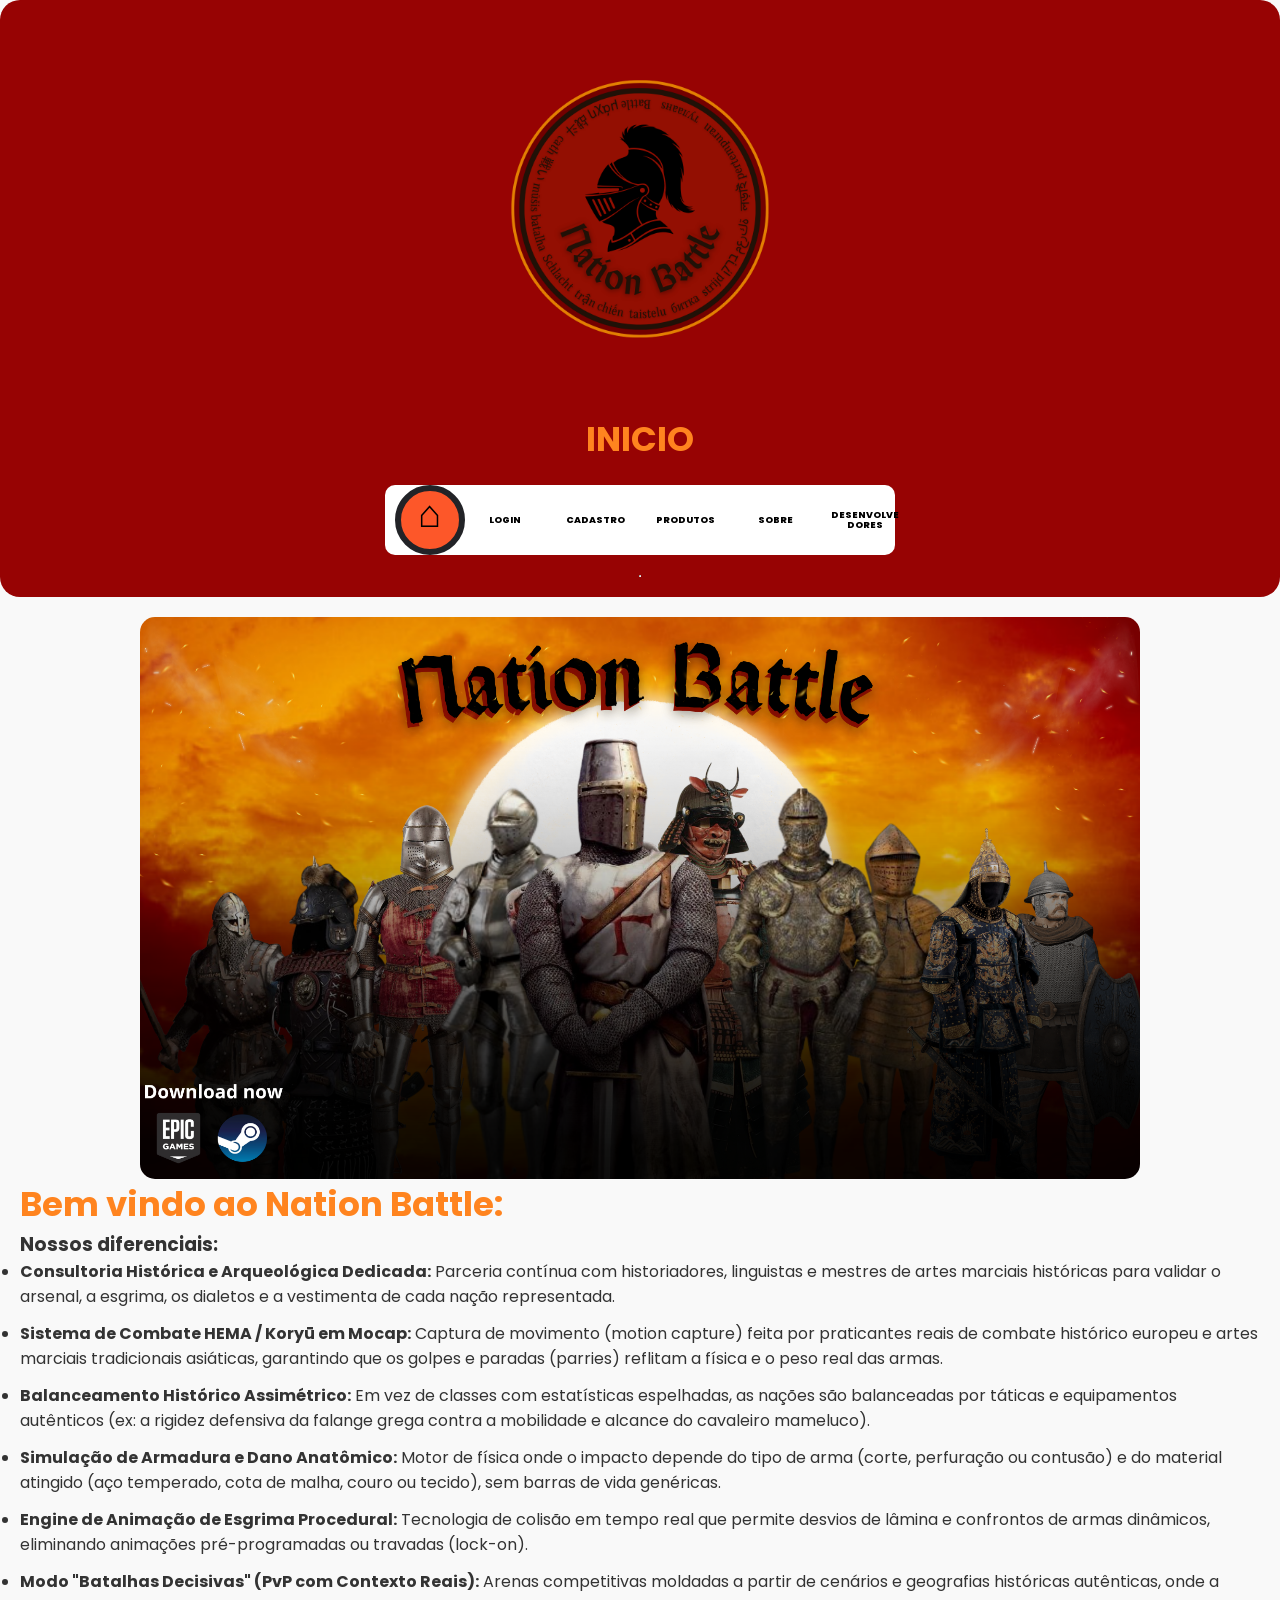
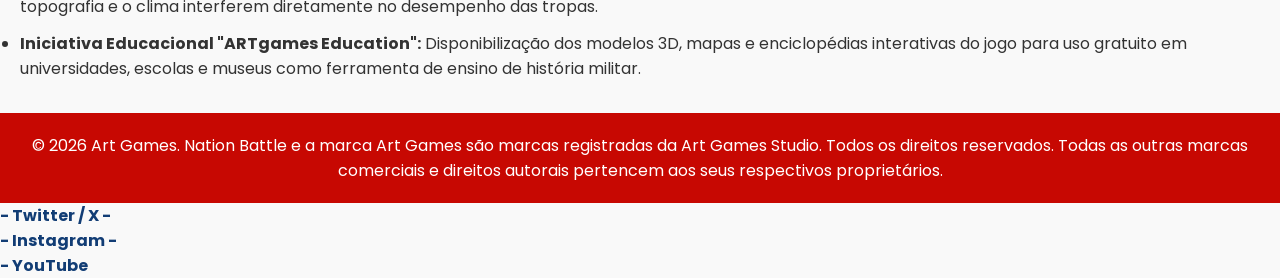
<file: index.html>
<!DOCTYPE html>
<html lang="pt-br">
<head>
    <meta charset="UTF-8">
    <meta name="viewport" content="width=device-width, initial-scale=1.0">
    <title>Nation Battle</title>
    <link rel="icon" href="img/logo.png">
    <link rel="stylesheet" href="css/estilo.css">
    <link rel="stylesheet" href="css/style.css">

</head>
<body>
    <header>
        <img src="img/logo.png" alt="Logo Nation Battle" width="700">
        <h2>INICIO</h2>

        <div class="menuprincipal">
            <nav class="magic-navigation" aria-label="Navegação principal">
                <ul>
                    <li class="list active"><a href="index.html" aria-label="Início"><span class="text home-symbol" aria-hidden="true">⌂</span></a></li>
                    <li class="list"><a href="login.html" aria-label="Login"><span class="text">Login</span></a></li>
                    <li class="list"><a href="cadastro.html" aria-label="Cadastro"><span class="text">Cadastro</span></a></li>
                    <li class="list"><a href="produtos.html" aria-label="Produtos"><span class="text">Produtos</span></a></li>
                    <li class="list"><a href="quem_somos.html" aria-label="Quem somos"><span class="text">Sobre</span></a></li>
                    <li class="list"><a href="https://github.com/samuelsalomaomiranda" target="_blank" rel="noopener" aria-label="Desenvolvedores"><span class="text">Desenvolvedores</span></a></li>
                </ul>
                <div class="indicator"></div>
            </nav>
        </div>

        <hr>
        
    </header>

    <main id="conteudo" class="conteudo">
        <div class="img">
            <img src="img/Nation_Battle_page.png" alt="introdução" width="1000">
        </div>

        <h2>Bem vindo ao Nation Battle:</h2>

        <h3>Nossos diferenciais:</h3>
        <ul>
            <li><strong>Consultoria Histórica e Arqueológica Dedicada:</strong> Parceria contínua com historiadores, linguistas e mestres de artes marciais históricas para validar o arsenal, a esgrima, os dialetos e a vestimenta de cada nação representada.</li>
            <li><strong>Sistema de Combate HEMA / Koryū em Mocap:</strong> Captura de movimento (motion capture) feita por praticantes reais de combate histórico europeu e artes marciais tradicionais asiáticas, garantindo que os golpes e paradas (parries) reflitam a física e o peso real das armas.</li>
            <li><strong>Balanceamento Histórico Assimétrico:</strong> Em vez de classes com estatísticas espelhadas, as nações são balanceadas por táticas e equipamentos autênticos (ex: a rigidez defensiva da falange grega contra a mobilidade e alcance do cavaleiro mameluco).</li>
            <li><strong>Simulação de Armadura e Dano Anatômico:</strong> Motor de física onde o impacto depende do tipo de arma (corte, perfuração ou contusão) e do material atingido (aço temperado, cota de malha, couro ou tecido), sem barras de vida genéricas.</li>
            <li><strong>Engine de Animação de Esgrima Procedural:</strong> Tecnologia de colisão em tempo real que permite desvios de lâmina e confrontos de armas dinâmicos, eliminando animações pré-programadas ou travadas (lock-on).</li>
            <li><strong>Modo "Batalhas Decisivas" (PvP com Contexto Reais):</strong> Arenas competitivas moldadas a partir de cenários e geografias históricas autênticas, onde a topografia e o clima interferem diretamente no desempenho das tropas.</li>
            <li><strong>Iniciativa Educacional "ARTgames Education":</strong> Disponibilização dos modelos 3D, mapas e enciclopédias interativas do jogo para uso gratuito em universidades, escolas e museus como ferramenta de ensino de história militar.</li>
        </ul>
    </main>

    <div class="direitos">
        <footer>
            © 2026 Art Games. Nation Battle e a marca Art Games são marcas registradas da Art Games Studio. Todos os direitos reservados. Todas as outras marcas comerciais e direitos autorais pertencem aos seus respectivos proprietários.
        </footer>
    </div>

    <a href="https://x.com/" target="_blank" rel="noopener">- Twitter / X -</a>
    
    <a href="https://www.instagram.com/" target="_blank" rel="noopener"> - Instagram -   </a>
    
    <a href="https://www.youtube.com/" target="_blank" rel="noopener"> - YouTube </a>

    <script src="./script.js"></script>
</body>
</html>
</file>
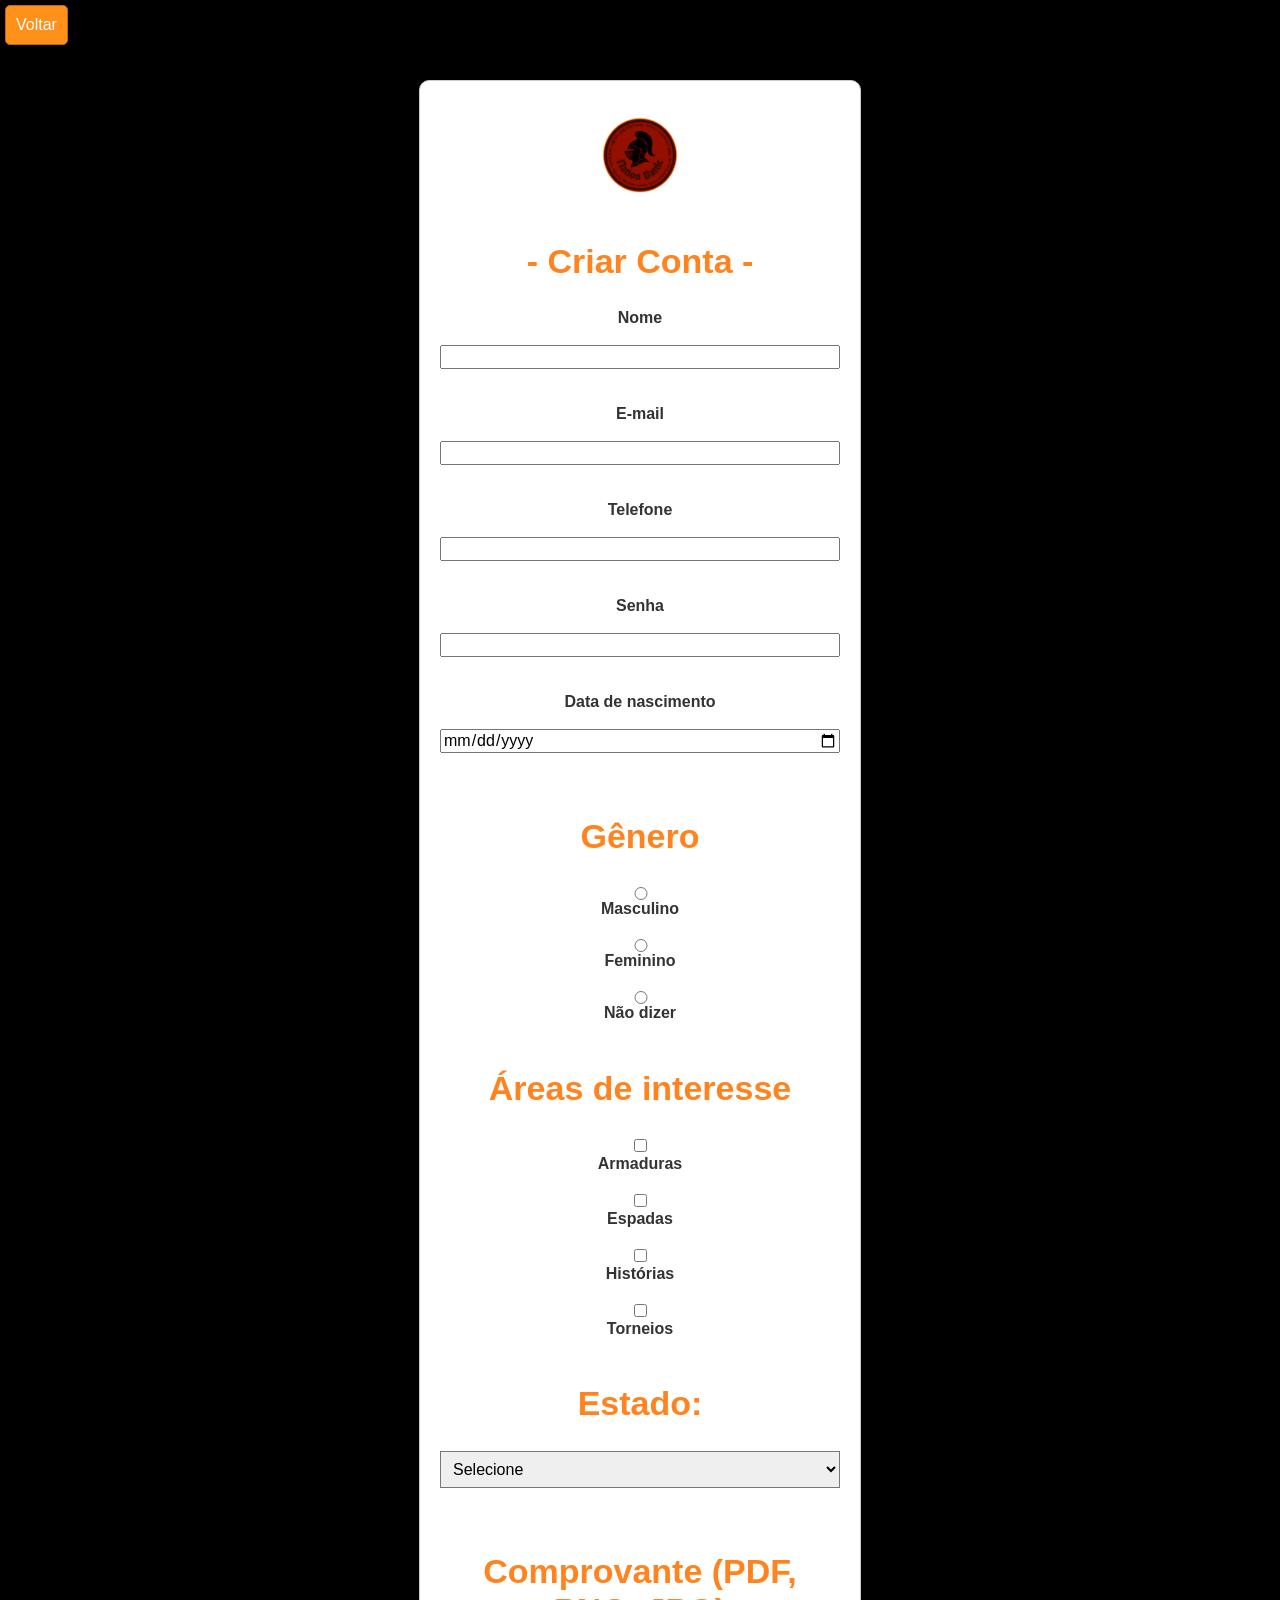
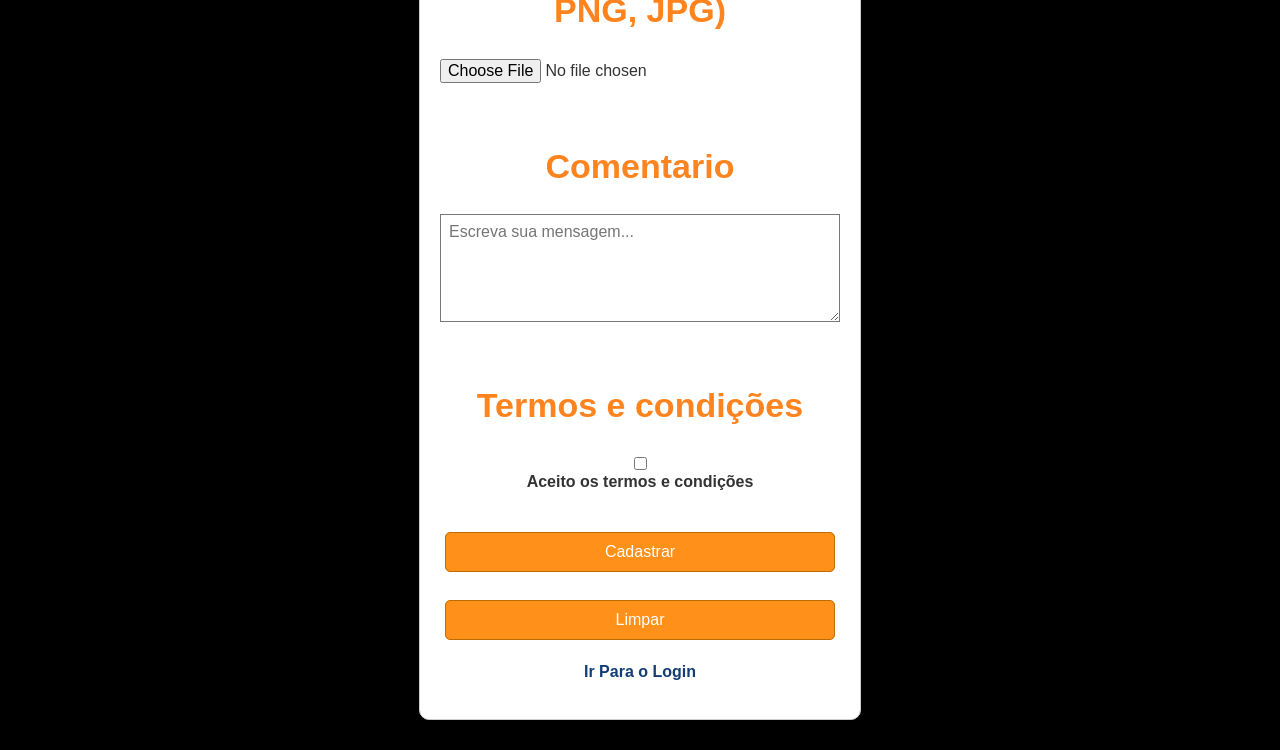
<file: cadastro.html>
<!DOCTYPE html>
<html lang="pt-br">
<head>
    <meta charset="UTF-8">
    <meta name="viewport" content="width=device-width, initial-scale=1.0">
    <title>Nation Battle</title>
    <link rel="icon" href="img/logo.png">
    <link rel="stylesheet" href="css/estilo.css">
</head>
<body>
    <a href="index.html"><button type="button">Voltar</button></a>
    <form action="php" method="post" enctype="multipart/form-data">
        <img src="img/logo.png" alt="logo" width="200px">
        <h2> - Criar Conta - </h2>

        <label for="nome">Nome</label><br>
        <input type="text" id="nome" name="nome" required><br><br>

        <label for="email">E-mail</label><br>
        <input type="email" id="email" name="email" required><br><br>

        <label for="telefone">Telefone</label><br>
        <input type="tel" id="telefone" name="telefone" required><br><br>

        <label for="senha">Senha</label><br>
        <input type="password" id="senha" name="senha" required><br><br>

        <label for="nascimento">Data de nascimento</label><br>
        <input type="date" id="nascimento" name="nascimento" required><br><br>

        <h2>Gênero</h2>
        <input type="radio" id="masculino" name="genero" value="masculino" required>
        <label for="masculino">Masculino</label><br>

        <input type="radio" id="feminino" name="genero" value="feminino">
        <label for="feminino">Feminino</label><br>

        <input type="radio" id="outro" name="genero" value="outro">
        <label for="outro">Não dizer</label>
        <br>

        <h2>Áreas de interesse</h2>
        <input type="checkbox" id="armaduras" name="interesses" value="armaduras">
        <label for="armaduras">Armaduras</label><br>

        <input type="checkbox" id="espadas" name="interesses" value="espadas">
        <label for="espadas">Espadas</label><br>

        <input type="checkbox" id="historias" name="interesses" value="historias">
        <label for="historias">Histórias</label><br>

        <input type="checkbox" id="torneios" name="interesses" value="torneios">
        <label for="torneios">Torneios</label>
        <br>

        <h2>Estado:</h2>
        <select id="estado" name="estado" required>
            <option value="">Selecione</option>
            <option value="sp">SP</option>
            <option value="rj">RJ</option>
            <option value="mg">MG</option>
            <option value="rs">RS</option>
            <option value="pr">PR</option>
            <option value="sc">SC</option>
        </select>
        <br><br>

        <h2>Comprovante (PDF, PNG, JPG)</h2>
        <input type="file" id="documento" name="documento" accept=".pdf,.png,.jpeg,.jpg"><br><br>

        <h2>Comentario</h2>
        <textarea id="mensagem" name="mensagem" rows="5" cols="40" placeholder="Escreva sua mensagem..."></textarea><br><br>

        <h2>Termos e condições</h2>
        <input type="checkbox" id="aceito" name="aceito" value="aceito" required>
        <label for="aceito">Aceito os termos e condições</label>
        <br><br>

        <button type="submit" href="index.html">Cadastrar</button>
        <br>
        <button type="reset">Limpar</button>

        <br>
        <a href="login.html">Ir Para o Login</a>
        <br>
    </form>
</body>
</html>
</file>
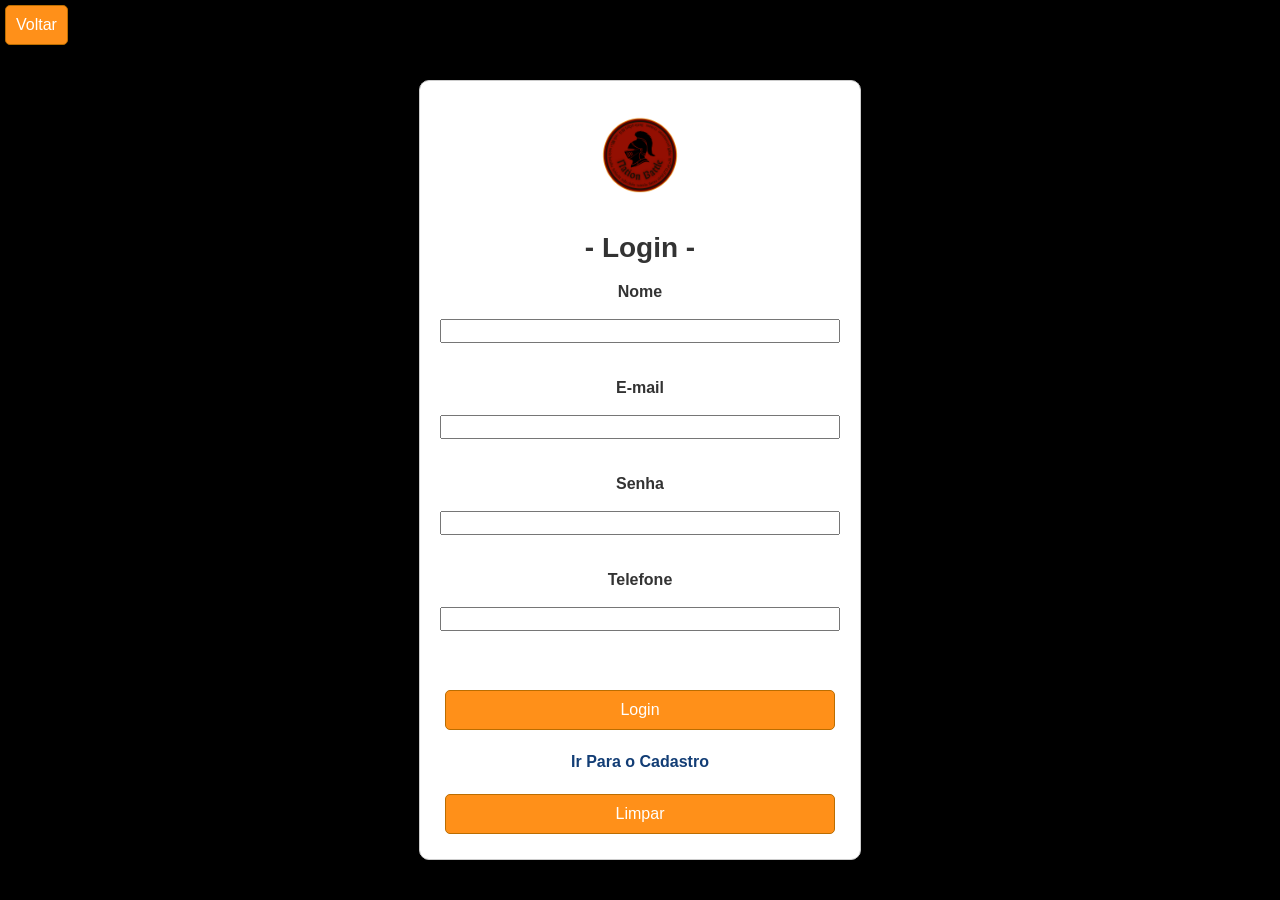
<file: login.html>
<!DOCTYPE html>
<html lang="pt-br">
<head>
    <meta charset="UTF-8">
    <meta name="viewport" content="width=device-width, initial-scale=1.0">
    <title>Nation Battle</title>
    <link rel="icon" href= "img/logo.png">
    <link rel="stylesheet" href="css/estilo.css">
</head>
<body>
    <a href="index.html"><button>Voltar</button></a>
    <form action="php" method="post" enctype="multipart/form-data">
        <img src="img/logo.png" alt="logo" width="200px">
        <h1> - Login - </h1>

        <label>Nome</label><br>
        <input type="text" name="nome" required> <br> <br>

        <label>E-mail</label><br>
        <input type="email" name="email" required> <br> <br>

        <label>Senha</label><br>
        <input type="password" name="senha" required> <br> <br>

        <label>Telefone</label><br>
        <input type="tel" name="telefone" required> <br> <br> <br>

        <button type="submit" href="index.html">Login</button>
        <br>

        <a href="cadastro.html">Ir Para o Cadastro</a>
        <br>

        <button type="reset">Limpar</button>
    </form>
</body>
</html>
</file>
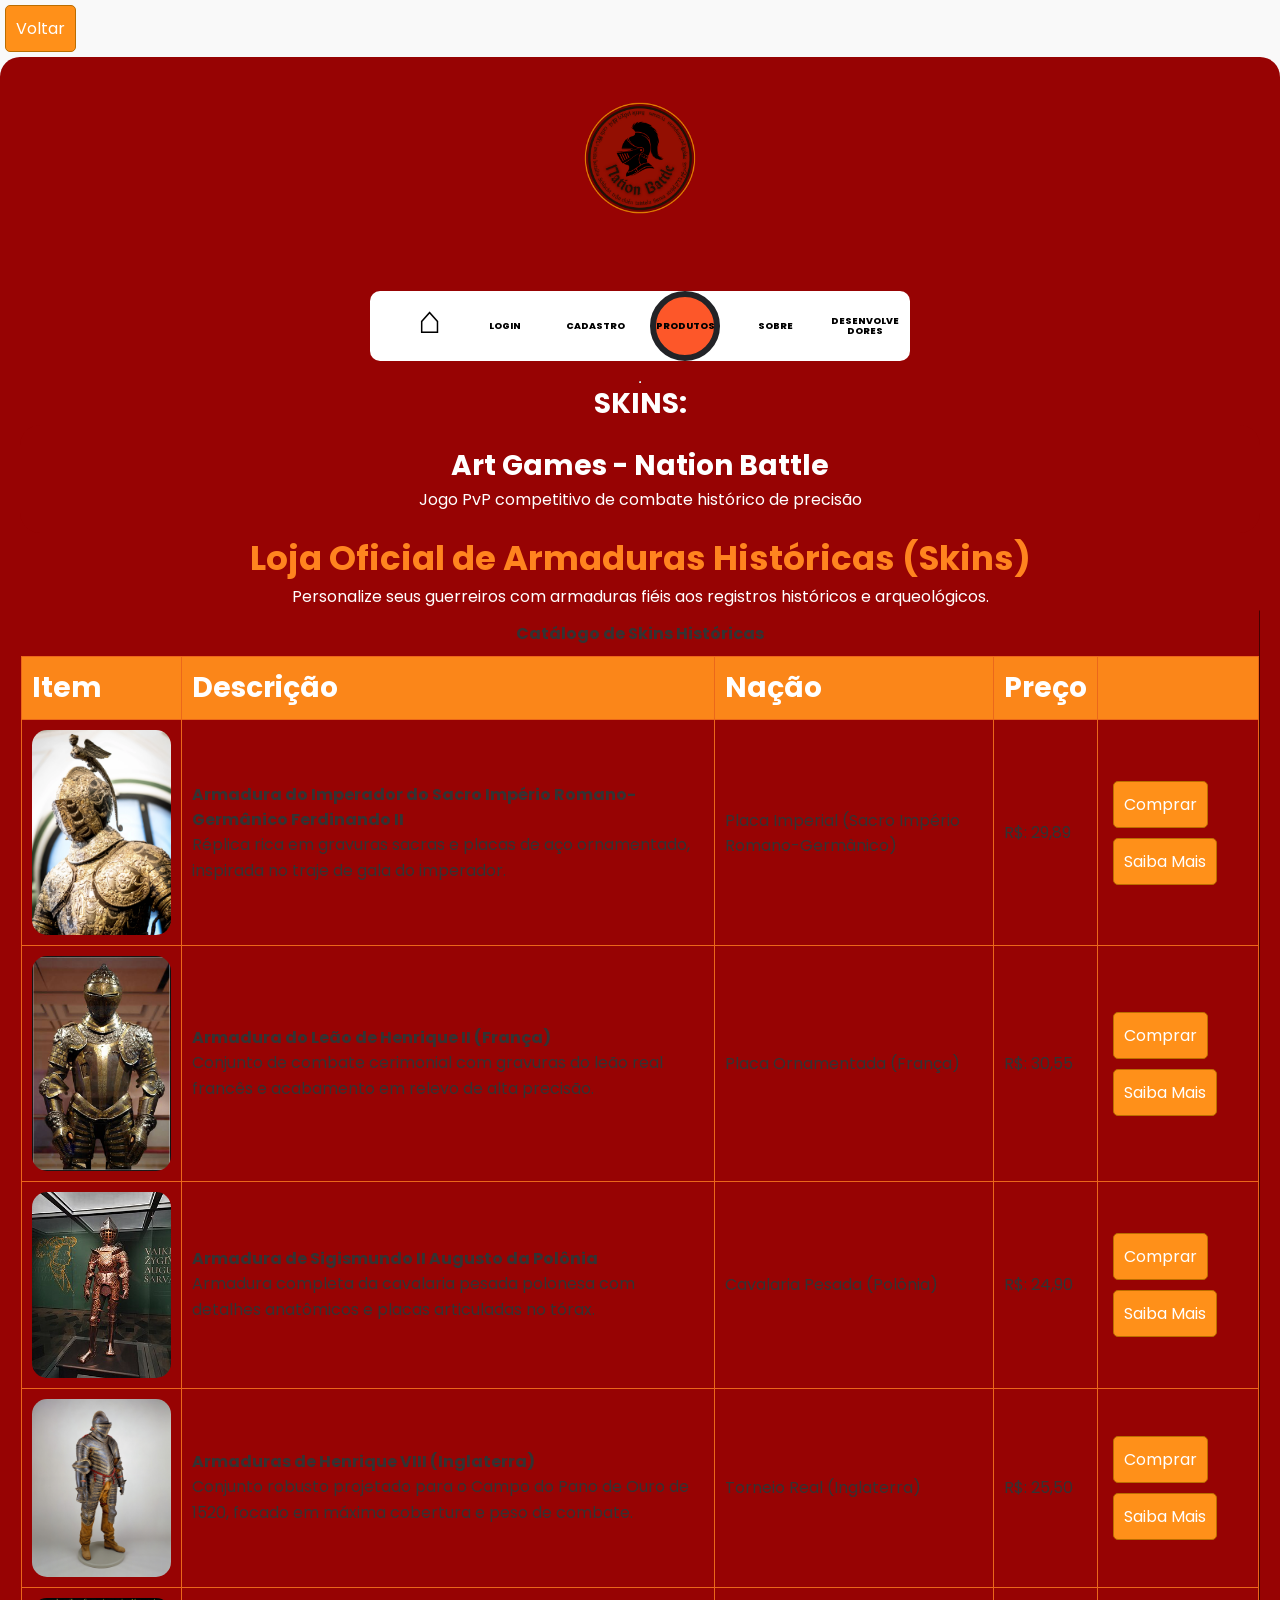
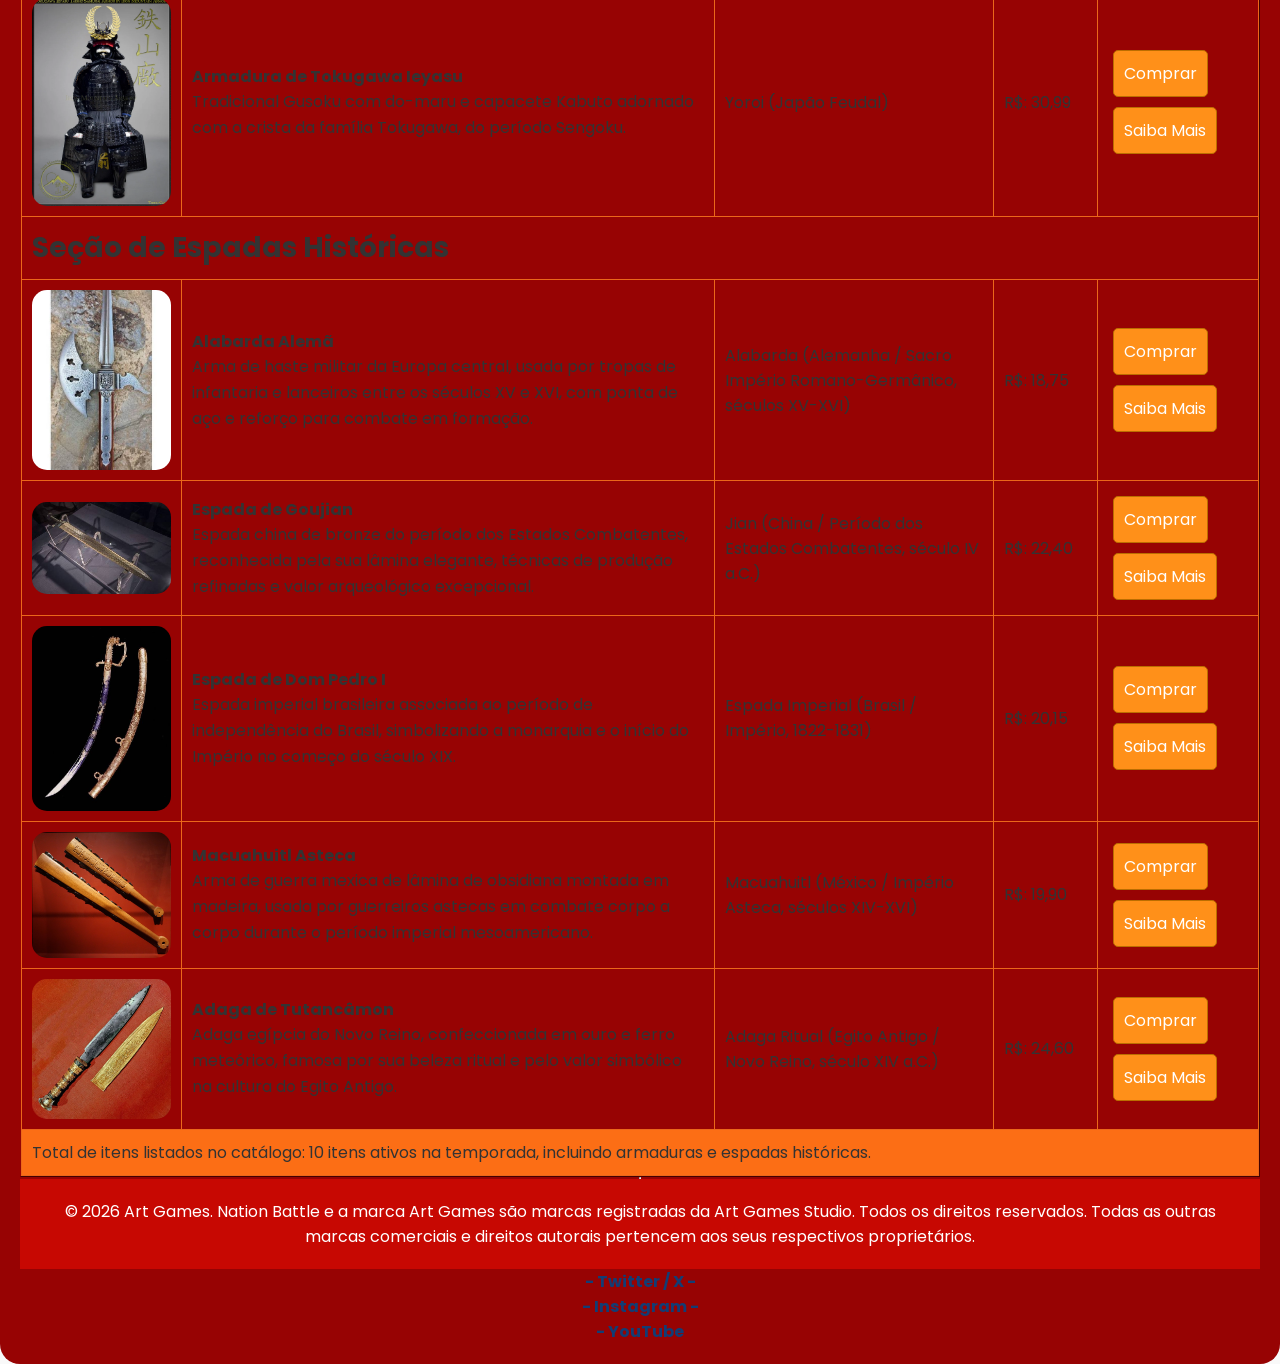
<file: produtos.html>
<html>
<!DOCTYPE html>
<html lang="pt-br">
<head>
    <meta charset="UTF-8">
    <meta name="viewport" content="width=device-width, initial-scale=1.0">
    <title>Nation Battle | Loja</title>
    <link rel="icon" href= "img/logo.png">
    <link rel="stylesheet" href="css/estilo.css">
    <link rel="stylesheet" href="css/style.css">
</head>
<a href="index.html"><button>Voltar</button></a>
<header>
    <img src="img/logo.png" width="300" alt="Logo Nation Battle"><br>

    <nav class="magic-navigation" aria-label="Navegação principal">
        <ul>
            <li class="list"><a href="index.html" aria-label="Início"><span class="text home-symbol" aria-hidden="true">⌂</span></a></li>
            <li class="list"><a href="login.html" aria-label="Login"><span class="text">Login</span></a></li>
            <li class="list"><a href="cadastro.html" aria-label="Cadastro"><span class="text">Cadastro</span></a></li>
            <li class="list active"><a href="produtos.html" aria-label="Produtos"><span class="text">Produtos</span></a></li>
            <li class="list"><a href="quem_somos.html" aria-label="Quem somos"><span class="text">Sobre</span></a></li>
            <li class="list"><a href="https://github.com/samuelsalomaomiranda" target="_blank" rel="noopener" aria-label="Desenvolvedores"><span class="text">Desenvolvedores</span></a></li>
        </ul>
        <div class="indicator"></div>
    </nav>
    
    <hr>
    <h1>SKINS:</h1>
  
    <title>Loja de Skins - Nation Battle</title>

    
    <header>
        <h1>Art Games - Nation Battle</h1>
        <p>Jogo PvP competitivo de combate histórico de precisão</p>
    </header>
       
            <h2>Loja Oficial de Armaduras Históricas (Skins)</h2>
            <p>Personalize seus guerreiros com armaduras fiéis aos registros históricos e arqueológicos.</p>

            
            <table border="1">
                <caption>Catálogo de Skins Históricas</caption>
                <thead>
                    <tr>
                        <th><h1>Item</h1></th>
                        <th><h1>Descrição</h1></th>
                        <th><h1>Nação</h1.></th>
                        <th><h1>Preço</h1></th>
                        <th></th>
                    </tr>
                </thead>
                <tbody>
                    <tr>
                        <td><img src="img/skin1.png" width="300" alt="Armadura do Imperador Ferdinando II"></td>
                        <td>
                            <strong>Armadura do Imperador do Sacro Império Romano-Germânico Ferdinando II</strong>
                            <p>Réplica rica em gravuras sacras e placas de aço ornamentado, inspirada no traje de gala do imperador.</p>
                        </td>
                        <td>Placa Imperial (Sacro Império Romano-Germânico)</td>
                        <td>R$: 29,89</td>
                        <td>
                            <button type="button">Comprar</button>
                            <button type="button">Saiba Mais</button>
                        </td>
                    </tr>
                    <tr>
                        <td><img src="img/skin2.png" width="300" alt="Armadura do Leão de Henrique II"> </td>
                        <td>
                            <strong>Armadura do Leão de Henrique II (França)</strong>
                            <p>Conjunto de combate cerimonial com gravuras do leão real francês e acabamento em relevo de alta precisão.</p>
                        </td>
                        <td>Placa Ornamentada (França)</td>
                        <td>R$: 30,55</td>
                        <td>
                            <button type="button">Comprar</button>
                            <button type="button">Saiba Mais</button>
                        </td>
                    </tr>
                    <tr>
                        <td><img src="img/skin3.png" width="300" alt="Armadura de Sigismundo II Augusto"></td>
                        <td>
                            <strong>Armadura de Sigismundo II Augusto da Polônia</strong>
                            <p>Armadura completa da cavalaria pesada polonesa com detalhes anatômicos e placas articuladas no tórax.</p>
                        </td>
                        <td>Cavalaria Pesada (Polônia)</td>
                        <td>R$: 24,90</td>
                        <td>
                            <button type="button">Comprar</button>
                            <button type="button">Saiba Mais</button>
                        </td>
                    </tr>
                    <tr>
                        <td> <img src="img/skin4.png" width="300" alt="Armadura de Henrique VIII"> </td>
                        <td>
                            <strong>Armaduras de Henrique VIII (Inglaterra)</strong>
                            <p>Conjunto robusto projetado para o Campo do Pano de Ouro de 1520, focado em máxima cobertura e peso de combate.</p>
                        </td>
                        <td>Torneio Real (Inglaterra)</td>
                        <td>R$: 25,50</td>
                        <td>
                            <button type="button">Comprar</button>
                            <button type="button">Saiba Mais</button>
                        </td>
                    </tr>
                    <tr>
                        <td> <img src="img/skin5.png" width="300" alt="Armadura de Tokugawa Ieyasu"> </td>
                        <td>
                            <strong>Armadura de Tokugawa Ieyasu</strong>
                            <p>Tradicional Gusoku com do-maru e capacete Kabuto adornado com a crista da família Tokugawa, do período Sengoku.</p>
                        </td>
                        <td>Yoroi (Japão Feudal)</td>
                        <td>R$: 30,99</td>
                        <td>
                            <button type="button">Comprar</button>
                            <button type="button">Saiba Mais</button>
                        </td>
                    </tr>

                    <tr>
                        <td colspan="5"><h1>Seção de Espadas Históricas</h1></td>
                    </tr>

                    <tr>
                        <td><img src="img/alabarda.jpg" width="300" alt="Alabarda alemã"></td>
                        <td>
                            <strong>Alabarda Alemã</strong>
                            <p>Arma de haste militar da Europa central, usada por tropas de infantaria e lanceiros entre os séculos XV e XVI, com ponta de aço e reforço para combate em formação.</p>
                        </td>
                        <td>Alabarda (Alemanha / Sacro Império Romano-Germânico, séculos XV-XVI)</td>
                        <td>R$: 18,75</td>
                        <td>
                            <button type="button">Comprar</button>
                            <button type="button">Saiba Mais</button>
                        </td>
                    </tr>

                    <tr>
                        <td><img src="img/china.png" width="300" alt="Espada de Goujian"></td>
                        <td>
                            <strong>Espada de Goujian</strong>
                            <p>Espada china de bronze do período dos Estados Combatentes, reconhecida pela sua lâmina elegante, técnicas de produção refinadas e valor arqueológico excepcional.</p>
                        </td>
                        <td>Jian (China / Período dos Estados Combatentes, século IV a.C.)</td>
                        <td>R$: 22,40</td>
                        <td>
                            <button type="button">Comprar</button>
                            <button type="button">Saiba Mais</button>
                        </td>
                    </tr>

                    <tr>
                        <td><img src="img/dompedroI.jpg" width="300" alt="Espada de Dom Pedro I"></td>
                        <td>
                            <strong>Espada de Dom Pedro I</strong>
                            <p>Espada imperial brasileira associada ao período de independência do Brasil, simbolizando a monarquia e o início do Império no começo do século XIX.</p>
                        </td>
                        <td>Espada Imperial (Brasil / Império, 1822-1831)</td>
                        <td>R$: 20,15</td>
                        <td>
                            <button type="button">Comprar</button>
                            <button type="button">Saiba Mais</button>
                        </td>
                    </tr>

                    <tr>
                        <td><img src="img/Macuahuit.jpg" width="300" alt="Macuahuitl asteca"></td>
                        <td>
                            <strong>Macuahuitl Asteca</strong>
                            <p>Arma de guerra mexica de lâmina de obsidiana montada em madeira, usada por guerreiros astecas em combate corpo a corpo durante o período imperial mesoamericano.</p>
                        </td>
                        <td>Macuahuitl (México / Império Asteca, séculos XIV-XVI)</td>
                        <td>R$: 19,90</td>
                        <td>
                            <button type="button">Comprar</button>
                            <button type="button">Saiba Mais</button>
                        </td>
                    </tr>

                    <tr>
                        <td><img src="img/meteor.png" width="300" alt="Adaga de Tutancâmon"></td>
                        <td>
                            <strong>Adaga de Tutancâmon</strong>
                            <p>Adaga egípcia do Novo Reino, confeccionada em ouro e ferro meteórico, famosa por sua beleza ritual e pelo valor simbólico na cultura do Egito Antigo.</p>
                        </td>
                        <td>Adaga Ritual (Egito Antigo / Novo Reino, século XIV a.C.)</td>
                        <td>R$: 24,60</td>
                        <td>
                            <button type="button">Comprar</button>
                            <button type="button">Saiba Mais</button>
                        </td>
                    </tr>
                </tbody>
                <tfoot>
                    <tr>
                        <td colspan="5">Total de itens listados no catálogo: 10 itens ativos na temporada, incluindo armaduras e espadas históricas.</td>
                    </tr>
                </tfoot>
            </table>
         

    <hr>
        


      <div class="direitos">
        <footer>
            © 2026 Art Games. Nation Battle e a marca Art Games são marcas registradas da Art Games Studio. Todos os direitos reservados. Todas as outras marcas comerciais e direitos autorais pertencem aos seus respectivos proprietários.
        </footer>
    </div>

    <a href="https://x.com/" target="_blank" rel="noopener">- Twitter / X -</a>
    
    <a href="https://www.instagram.com/" target="_blank" rel="noopener"> - Instagram -   </a>
    
    <a href="https://www.youtube.com/" target="_blank" rel="noopener"> - YouTube </a>

    <script src="./script.js"></script>
</body>
</html> 


</html>
</file>
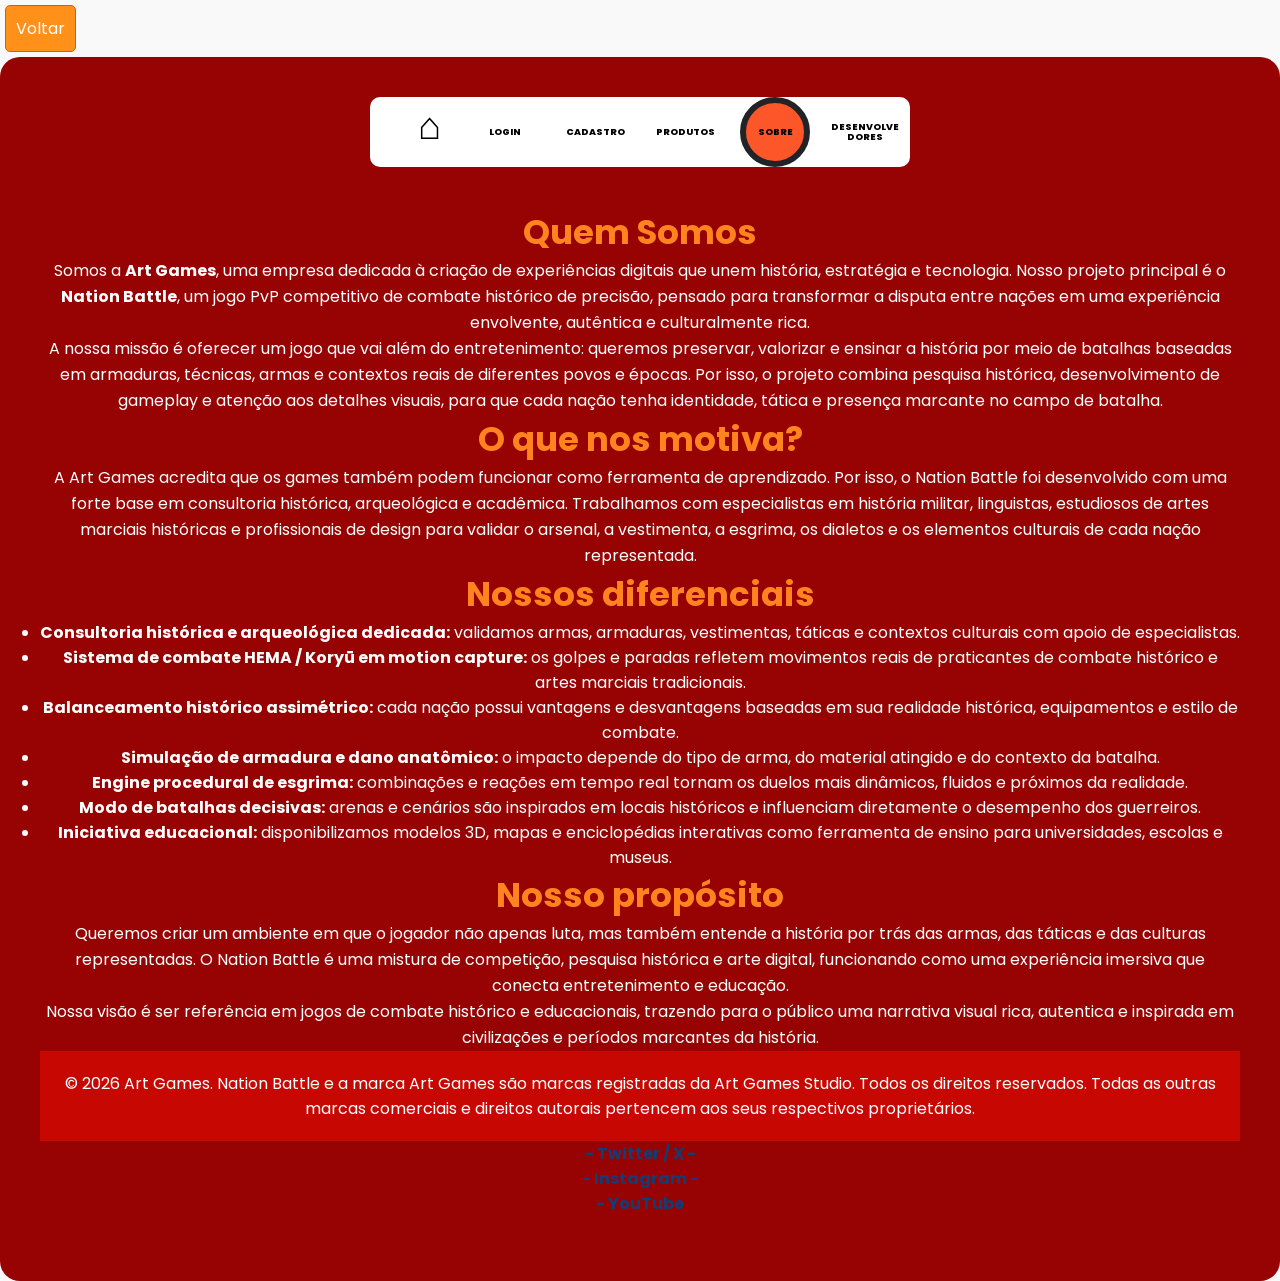
<file: quem_somos.html>
<!DOCTYPE html>
<html lang="pt-br">
<head>
    <meta charset="UTF-8">
    <meta name="viewport" content="width=device-width, initial-scale=1.0">
    <title>Nation Battle | Quem Somos?</title>
    <link rel="icon" href= "img/logo.png">
    <link rel="stylesheet" href="css/estilo.css">
    <link rel="stylesheet" href="css/style.css">
</head>
<body>
<a href="index.html"><button>Voltar</button></a>
  <header>
    <nav class="magic-navigation" aria-label="Navegação principal">
        <ul>
            <li class="list"><a href="index.html" aria-label="Início"><span class="text home-symbol" aria-hidden="true">⌂</span></a></li>
            <li class="list"><a href="login.html" aria-label="Login"><span class="text">Login</span></a></li>
            <li class="list"><a href="cadastro.html" aria-label="Cadastro"><span class="text">Cadastro</span></a></li>
            <li class="list"><a href="produtos.html" aria-label="Produtos"><span class="text">Produtos</span></a></li>
            <li class="list active"><a href="quem_somos.html" aria-label="Quem somos"><span class="text">Sobre</span></a></li>
            <li class="list"><a href="https://github.com/samuelsalomaomiranda" target="_blank" rel="noopener" aria-label="Desenvolvedores"><span class="text">Desenvolvedores</span></a></li>
        </ul>
        <div class="indicator"></div>
    </nav>
    <header>
    
        <h2>Quem Somos</h2>

        <p>
            Somos a <strong>Art Games</strong>, uma empresa dedicada à criação de experiências digitais
            que unem história, estratégia e tecnologia. Nosso projeto principal é o
            <strong>Nation Battle</strong>, um jogo PvP competitivo de combate histórico de precisão,
            pensado para transformar a disputa entre nações em uma experiência envolvente,
            autêntica e culturalmente rica.
        </p>

        <p>
            A nossa missão é oferecer um jogo que vai além do entretenimento: queremos preservar,
            valorizar e ensinar a história por meio de batalhas baseadas em armaduras, técnicas,
            armas e contextos reais de diferentes povos e épocas. Por isso, o projeto combina
            pesquisa histórica, desenvolvimento de gameplay e atenção aos detalhes visuais,
            para que cada nação tenha identidade, tática e presença marcante no campo de batalha.
        </p>

        <h2>O que nos motiva?</h2>

        <p>
            A Art Games acredita que os games também podem funcionar como ferramenta de aprendizado.
            Por isso, o Nation Battle foi desenvolvido com uma forte base em consultoria histórica,
            arqueológica e acadêmica. Trabalhamos com especialistas em história militar, linguistas,
            estudiosos de artes marciais históricas e profissionais de design para validar o arsenal,
            a vestimenta, a esgrima, os dialetos e os elementos culturais de cada nação representada.
        </p>

        <h2>Nossos diferenciais</h2>

        <ul>
            <li>
                <strong>Consultoria histórica e arqueológica dedicada:</strong> validamos armas,
                armaduras, vestimentas, táticas e contextos culturais com apoio de especialistas.
            </li>
            <li>
                <strong>Sistema de combate HEMA / Koryū em motion capture:</strong> os golpes e paradas
                refletem movimentos reais de praticantes de combate histórico e artes marciais tradicionais.
            </li>
            <li>
                <strong>Balanceamento histórico assimétrico:</strong> cada nação possui vantagens e desvantagens
                baseadas em sua realidade histórica, equipamentos e estilo de combate.
            </li>
            <li>
                <strong>Simulação de armadura e dano anatômico:</strong> o impacto depende do tipo de arma,
                do material atingido e do contexto da batalha.
            </li>
            <li>
                <strong>Engine procedural de esgrima:</strong> combinações e reações em tempo real tornam
                os duelos mais dinâmicos, fluidos e próximos da realidade.
            </li>
            <li>
                <strong>Modo de batalhas decisivas:</strong> arenas e cenários são inspirados em locais
                históricos e influenciam diretamente o desempenho dos guerreiros.
            </li>
            <li>
                <strong>Iniciativa educacional:</strong> disponibilizamos modelos 3D, mapas e enciclopédias
                interativas como ferramenta de ensino para universidades, escolas e museus.
            </li>
        </ul>

        <h2>Nosso propósito</h2>

        <p>
            Queremos criar um ambiente em que o jogador não apenas luta, mas também entende a história
            por trás das armas, das táticas e das culturas representadas. O Nation Battle é uma mistura de
            competição, pesquisa histórica e arte digital, funcionando como uma experiência imersiva que
            conecta entretenimento e educação.
        </p>

        <p>
            Nossa visão é ser referência em jogos de combate histórico e educacionais, trazendo para o público
            uma narrativa visual rica, autentica e inspirada em civilizações e períodos marcantes da história.
        </p>

       <div class="direitos">
        <footer>
            © 2026 Art Games. Nation Battle e a marca Art Games são marcas registradas da Art Games Studio. 
            Todos os direitos reservados. Todas as outras marcas comerciais e direitos autorais pertencem aos 
            seus respectivos proprietários.
        </footer>
    </div>

    <a href="https://x.com/" target="_blank" rel="noopener">- Twitter / X -</a>
    
    <a href="https://www.instagram.com/" target="_blank" rel="noopener"> - Instagram -   </a>
    
    <a href="https://www.youtube.com/" target="_blank" rel="noopener"> - YouTube </a>

        
        <br>
        
    </body>

</html>
</file>
<file: css/estilo.css>
/* 
   Cada regra tem um seletor e suas propriedades:
   p { color: blue; }
   p seleciona os parágrafos; color altera a cor do texto.
   Cada declaração termina com ponto e vírgula.
*/

/* 1. PÁGINA
   background-color: cor do fundo.
   color: cor do texto.
   font-family: tipo de fonte.
   font-size: tamanho da fonte em pixels.
   margin: espaço externo. Zero retira a margem padrão da página. 
*/

nav ul {
    list-style-type: none;
    padding: 0;
}

nav li{
    padding: 20px;
}

main{
    padding: 20px;
}



body {
    background-color: #000000;
    color: #333333;
    font-family: Arial;
    font-size: 16px;
    margin: 0;
}

/* 2. CABEÇALHO
   text-align centraliza o texto.
   padding cria espaço interno entre o conteúdo e a borda. 
*/

header {
    background-color: #970303;
    border-radius: 20px;
    color: white;
    text-align: center;
    padding: 20px;

}

/* 3. TÍTULOS 
*/

img {
    display: block;
    margin-left: auto;
    margin-right: auto;
    border-radius: 15px;
    border-width: 3px;
    border: #333333;
}

h1 {
    font-size: 28px;
}

h2 {
    color: #ff841f;
    font-size: 34px;

}

/* 4. PARÁGRAFOS
   line-height controla a distância entre as linhas. 
*/

p {
    line-height: 26px;
}

/* 5. LINKS
   text-decoration retira o sublinhado dos links.
   font-weight deixa o texto em negrito.
*/

a {
    color: #123d75;
    text-decoration: none;
    font-weight: bold;
}

/* 6. MENU
   nav a seleciona somente os links que estão dentro de nav.
   Assim, os links do menu ficam brancos sobre o cabeçalho azul. 
*/

nav a {
    color: white;
}

/* nav ul seleciona a lista dentro do menu.
   list-style-type: none retira os marcadores da lista.
   Os itens continuam um abaixo do outro. 
*/

nav ul {
    list-style-type: none;
    padding: 0;
}

nav li {
    margin: 10px;
}

/* 7. CONTEÚDO PRINCIPAL */
main {
    padding: 20px;
    border-radius: 30px;
}





/* Cada section recebe um fundo branco e espaço ao redor.
   border precisa de espessura, estilo e cor.
   border-radius arredonda os cantos. 
*/

section {
    background-color: white;
    padding: 20px;
    margin-bottom: 20px;
    border: 1px solid #cccccc;
    border-radius: 8px;
}

/* 8. TABELA
   border-collapse une as bordas das células. 
*/

table {
    border-collapse: collapse;
    border-color: #970303;
}

caption {
    font-weight: bold;
    padding: 10px;
}

/* A vírgula aplica a mesma regra a th e td. 
*/

th, td {
    border: 1px solid #eb671a;
    padding: 10px;
    text-align: left;
}

th {
    background-color: #fb8619;
    color: white;
}

tfoot {
    background-color: #fc6e15;
}

/* 9. FORMULÁRIOS
   fieldset agrupa os campos; legend é o título desse grupo. 
*/

fieldset {
    border: 1px solid #ffffff;
    padding: 15px;
    margin-bottom: 20px;
}

legend {
    color: #123d75;
    font-weight: bold;
}

label {
    font-weight: bold;
}

form {
    background-color: white;
    width: 400px;
    padding: 20px;
    margin: 30px auto;
    border: 1px solid #cccccc;
    border-radius: 10px;
}

form {
    text-align: center;
}

/* Mantemos o tamanho natural dos campos e das caixas de seleção. 
*/

input, select, textarea {
    font-family: Arial;
    font-size: 16px;
}

select, textarea {
    padding: 8px;
    border: 1px solid #777777;
}

/* 10. BOTÕES */
button {
    background-color: #ff9019;
    color: white;
    font-size: 16px;
    padding: 10px;
    margin: 5px;
    border: 1px solid #bb6d00;
    border-radius: 5px;
}

/* 11. RODAPÉ */
footer {
    background-color: #c70802;
    color: white;
    text-align: center;
    padding: 20px;
}

footer a {
    color: white;
}

/*
   MENU COM EFEITO 3D/OVERLAY
   Adaptado para todas as páginas com navegação.
*/

/* Layout vertical para todo o site */
html,
body {
    width: 100%;
}

body {
    display: flex;
    flex-direction: column;
    align-items: stretch;
    min-height: 100vh;
}

body > * {
    width: 100%;
}

header {
    display: flex;
    flex-direction: column;
    align-items: center;
}

main,
form,
.direitos {
    display: flex;
    flex-direction: column;
}

img {
    max-width: 100%;
    height: auto;
}

form {
    width: min(400px, calc(100% - 30px));
}

ul,
ol {
    width: 100%;
}

table {
    display: block;
    width: 100%;
    overflow-x: auto;
}

footer {
    width: 100%;
}

@media (max-width: 768px) {
    header,
    main,
    footer {
        padding-left: 15px;
        padding-right: 15px;
    }

    form {
        width: calc(100% - 30px);
    }

    h1 {
        font-size: 24px;
    }

    h2 {
        font-size: 28px;
    }
}

main ul li {
    margin-bottom: 12px;
}
</file>
<file: css/style.css>
@import url('https://fonts.googleapis.com/css2?family=Poppins:wght@100;200;300;400;500;600;700;800;900&display=swap');

*
{
    margin: 0;
    padding: 0;
    box-sizing: border-box;
    font-family: 'Poppins',sans-serif;
}
:root
{
    --clr:#f9f9f9;

}
body
{
    display: flex;
    flex-direction: column;
    align-items: stretch;
    min-height: 100vh;
    background: var(--clr);
}
header,
main,
.direitos {
    width: 100%;
}

header {
    display: flex;
    flex-direction: column;
    align-items: center;
}

header .img {
    width: 100%;
    text-align: center;
}
.navigation
{
    width: min(420px, calc(100% - 30px));
    height: auto;
    margin: 20px auto;
    padding: 12px;
    flex-direction: column;
}
.navigation ul
{
    width: 100%;
    display: flex;
    flex-direction: column;
    align-items: stretch;
}
.navigation ul li
{
    width: 100%;
    height: 58px;
}
.navigation ul li a
{
    min-height: 58px;
    position: relative;
    display: flex;
    justify-content: center;
    align-items: center;
    flex-direction: column;
    width: 100%;
    text-align: center;
    font-weight: 500;
}
.navigation ul li a .icon
{
    position: relative;
    display: block;
    line-height: 75px;
    font-size: 1.5rem;
    text-align: center;
    transition: 0.5s;
    color: var(--clr);
}
.navigation ul li.active a .icon
{
    transform: none;
}
.navigation ul li a .text
{
    position: static;
    color: var(--clr);
    font-weight: 400;
    font-size: 0.75em;
    letter-spacing: 0.05em;
    transition: 0.5s;
    opacity: 1;
    transform: none;
}
.navigation ul li.active a .text
{
    transform: translateY(10px);
    opacity: 1;
}
.navigation .indicator,
.navigation hr {
    display: none;
}
.navigation + .navigation__link,
body > a.navigation__link {
    display: block;
    width: 100%;
    text-align: center;
    margin: 8px auto;
}

.magic-navigation {
    position: relative;
    width: min(540px, calc(100% - 30px));
    height: 70px;
    margin: 20px auto;
    background: #ffffff;
    display: flex;
    justify-content: center;
    align-items: center;
    border-radius: 10px;
    font-family: 'Poppins', sans-serif;
}

.magic-navigation ul {
    position: relative;
    width: 540px;
    height: 70px;
    display: flex;
    margin: 0;
    padding: 0;
    list-style: none;
}

.magic-navigation ul li {
    position: relative;
    width: 90px;
    height: 70px;
    margin: 0;
    padding: 0;
    list-style: none;
    z-index: 2;
}

.magic-navigation ul li a {
    position: relative;
    display: flex;
    width: 100%;
    height: 70px;
    justify-content: center;
    align-items: center;
    box-sizing: border-box;
}

.magic-navigation ul li a .icon {
    display: none;
}

.magic-navigation ul li.active a .icon {
    display: none;
}

.magic-navigation ul li a .text {
    position: absolute;
    left: 4px;
    top: 14px;
    width: 82px;
    height: 42px;
    min-height: 42px;
    margin: 0 auto;
    box-sizing: border-box;
    padding: 4px;
    align-items: center;
    justify-content: center;
    overflow-wrap: anywhere;
    word-break: normal;
    white-space: normal;
    text-align: center;
    text-transform: uppercase;
    color: #000000;
    background: transparent;
    border-radius: 0;
    font-size: 0.58em;
    font-weight: 800;
    line-height: 1.05;
    display: flex;
}

.magic-navigation ul li a .home-symbol {
    left: 4px;
    top: 14px;
    width: 111px;
    height: 30px;
    min-height: 20px;
    padding: 0;
    align-items: center;
    justify-content: center;
    color: #000000;
    background: transparent;
    font-family: Arial, sans-serif;
    font-size: 2.4em;
    font-weight: 900;
    line-height: 1;
    text-transform: none;
    text-align: center;
}

.magic-navigation ul li.active a .text {
    color: #000000;
    background: transparent;
    border-radius: 0;
    font-weight: 800;
    text-transform: uppercase;
}

.magic-navigation .indicator {
    position: absolute;
    left: 10px;
    top: 0;
    width: 70px;
    height: 70px;
    background: #fd5729;
    border-radius: 50%;
    border: 6px solid #222327;
    transition: 0.5s;
    z-index: 1;
}

.magic-navigation .indicator::before,
.magic-navigation .indicator::after {
    content: none;
    display: none;
}

.magic-navigation:has(ul li:nth-child(1).active) .indicator { transform: translateX(0); }
.magic-navigation:has(ul li:nth-child(2).active) .indicator { transform: translateX(90px); }
.magic-navigation:has(ul li:nth-child(3).active) .indicator { transform: translateX(180px); }
.magic-navigation:has(ul li:nth-child(4).active) .indicator { transform: translateX(270px); }
.magic-navigation:has(ul li:nth-child(5).active) .indicator { transform: translateX(360px); }
.magic-navigation:has(ul li:nth-child(6).active) .indicator { transform: translateX(450px); }

@media (max-width: 420px) {
    .magic-navigation,
    .magic-navigation ul {
        width: 100%;
    }

    .magic-navigation ul li {
        width: 16.6667%;
    }

    .magic-navigation ul li a .text {
        width: 90%;
        min-height: 38px;
        font-size: 0.48em;
    }

    .magic-navigation .indicator {
        left: 0;
        width: 16.6667%;
        height: auto;
        aspect-ratio: 1;
        top: 0;
    }
}
</file>
